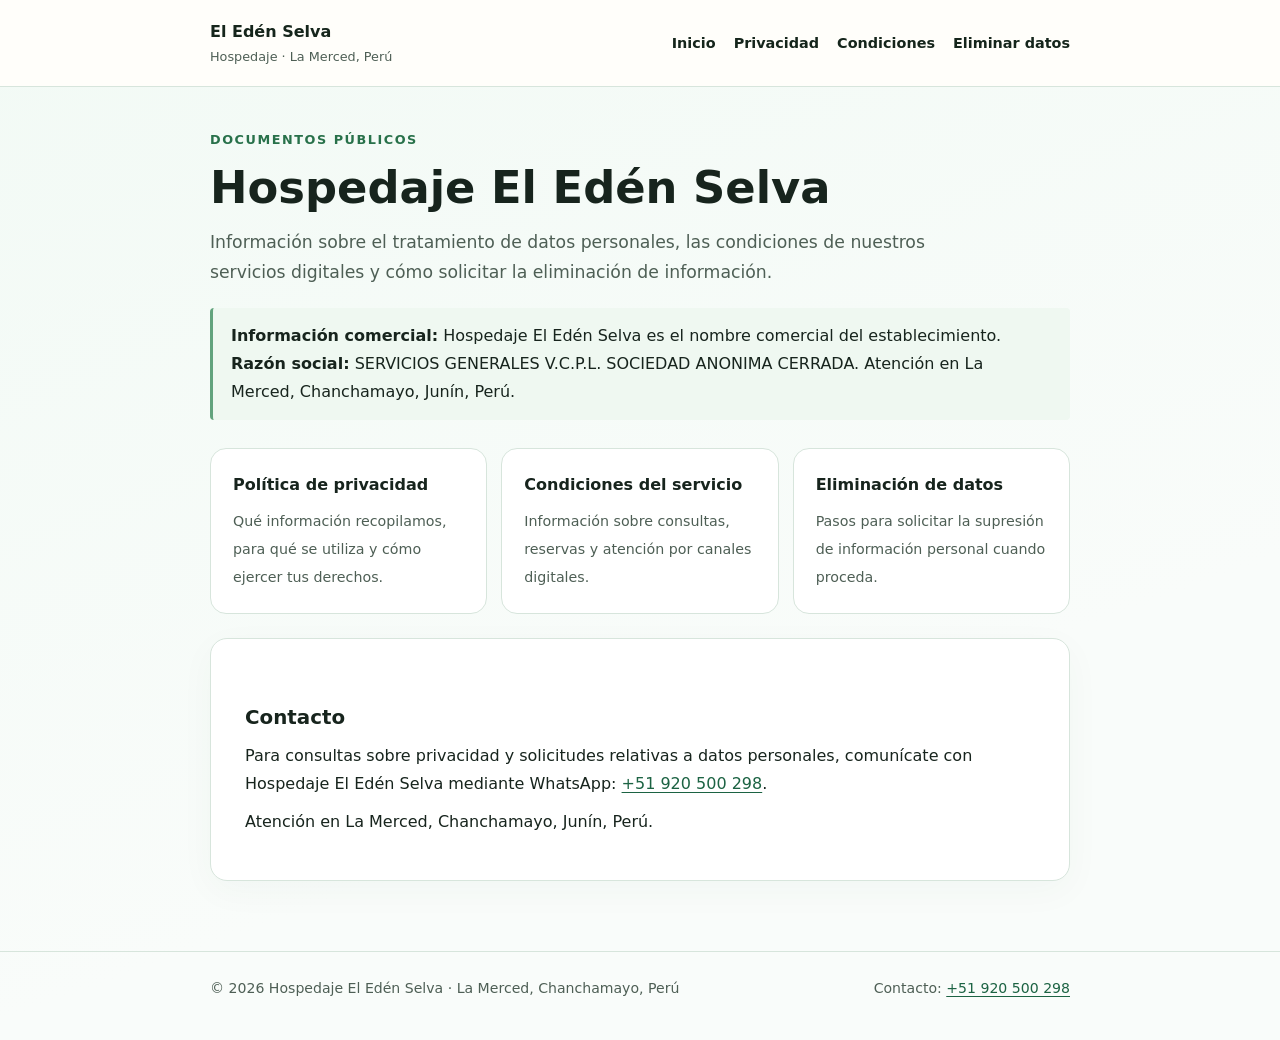
<file: index.html>
<!doctype html>
<html lang="es">
<head>
<meta charset="utf-8">
<meta name="viewport" content="width=device-width,initial-scale=1">
<meta name="robots" content="index,follow">
<meta name="description" content="Páginas legales del Hospedaje El Edén Selva.">
<title>Información legal | Hospedaje El Edén Selva</title>
<link rel="stylesheet" href="styles.css">
</head>
<body>
<header><div class="wrap brand"><a href="index.html">El Edén Selva<small>Hospedaje · La Merced, Perú</small></a>
<nav aria-label="Navegación"><a href="index.html">Inicio</a><a href="privacidad.html">Privacidad</a><a href="condiciones.html">Condiciones</a><a href="eliminacion-datos.html">Eliminar datos</a></nav>
</div></header>
<main class="wrap"><section class="eyebrow">Documentos públicos</section>
<h1>Hospedaje El Edén Selva</h1>
<p class="intro">Información sobre el tratamiento de datos personales, las condiciones de nuestros servicios digitales y cómo solicitar la eliminación de información.</p>
<div class="note"><strong>Información comercial:</strong> Hospedaje El Edén Selva es el nombre comercial del establecimiento. <strong>Razón social:</strong> SERVICIOS GENERALES V.C.P.L. SOCIEDAD ANONIMA CERRADA. Atención en La Merced, Chanchamayo, Junín, Perú.</div>
<div class="cards">
<a class="card" href="privacidad.html"><strong>Política de privacidad</strong><span>Qué información recopilamos, para qué se utiliza y cómo ejercer tus derechos.</span></a>
<a class="card" href="condiciones.html"><strong>Condiciones del servicio</strong><span>Información sobre consultas, reservas y atención por canales digitales.</span></a>
<a class="card" href="eliminacion-datos.html"><strong>Eliminación de datos</strong><span>Pasos para solicitar la supresión de información personal cuando proceda.</span></a>
</div>
<div class="panel"><h2>Contacto</h2><p>Para consultas sobre privacidad y solicitudes relativas a datos personales, comunícate con Hospedaje El Edén Selva mediante WhatsApp: <a href="https://wa.me/51920500298" rel="noopener noreferrer">+51 920 500 298</a>.</p><p>Atención en La Merced, Chanchamayo, Junín, Perú.</p></div></main>
<footer><div class="wrap"><span>© 2026 Hospedaje El Edén Selva · La Merced, Chanchamayo, Perú</span><span>Contacto: <a href="https://wa.me/51920500298">+51 920 500 298</a></span></div></footer>
</body></html>
</file>
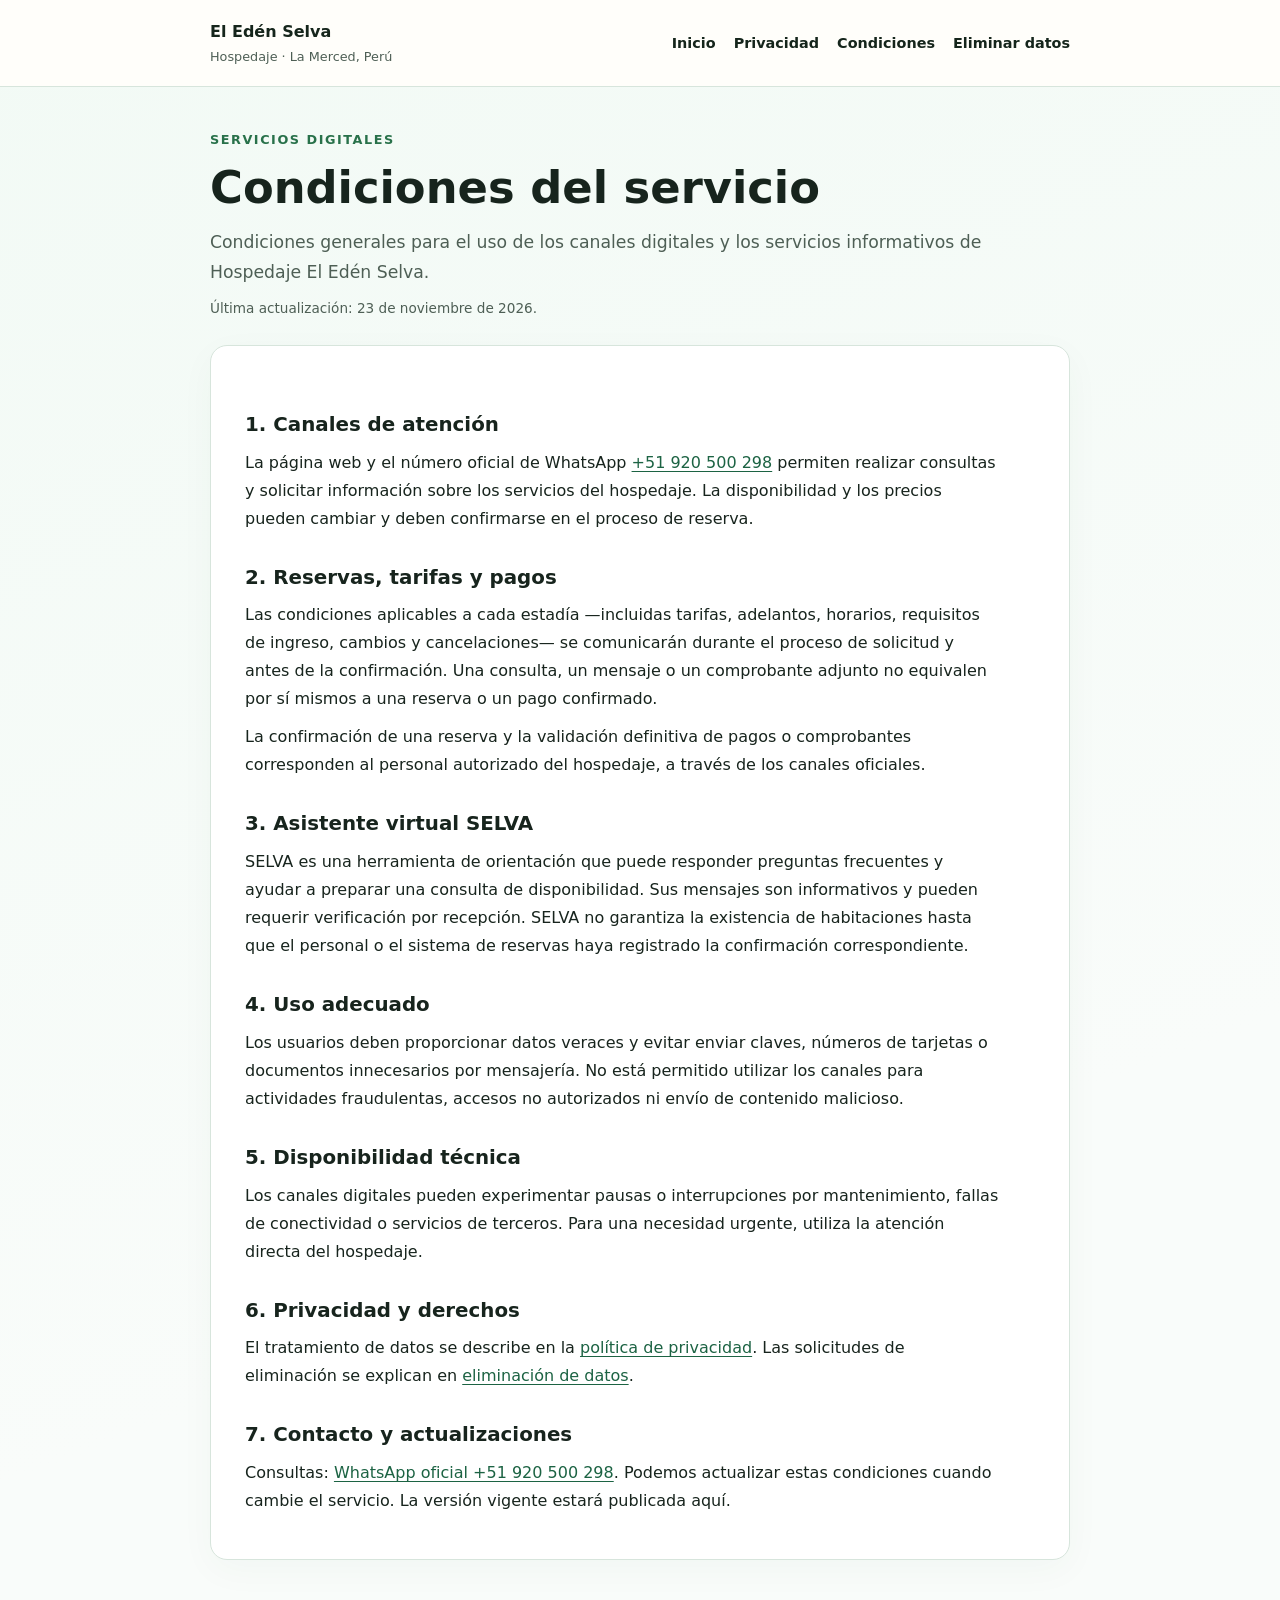
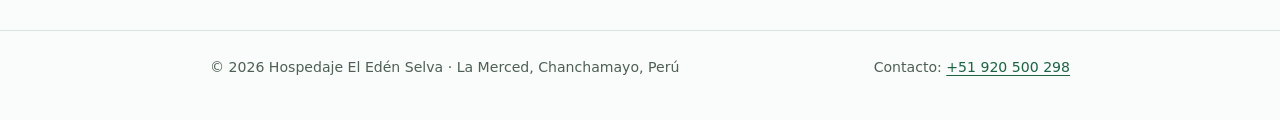
<file: condiciones.html>
<!doctype html>
<html lang="es">
<head>
<meta charset="utf-8">
<meta name="viewport" content="width=device-width,initial-scale=1">
<meta name="robots" content="index,follow">
<meta name="description" content="Condiciones del servicio digital de Hospedaje El Edén Selva.">
<title>Condiciones del servicio | Hospedaje El Edén Selva</title>
<link rel="stylesheet" href="styles.css">
</head>
<body>
<header><div class="wrap brand"><a href="index.html">El Edén Selva<small>Hospedaje · La Merced, Perú</small></a>
<nav aria-label="Navegación"><a href="index.html">Inicio</a><a href="privacidad.html">Privacidad</a><a href="condiciones.html" aria-current="page">Condiciones</a><a href="eliminacion-datos.html">Eliminar datos</a></nav>
</div></header>
<main class="wrap"><section class="eyebrow">Servicios digitales</section><h1>Condiciones del servicio</h1><p class="intro">Condiciones generales para el uso de los canales digitales y los servicios informativos de Hospedaje El Edén Selva.</p>
<p class="date">Última actualización: 23 de noviembre de 2026.</p>
<div class="panel">
<h2>1. Canales de atención</h2>
<p>La página web y el número oficial de WhatsApp <a href="https://wa.me/51920500298">+51 920 500 298</a> permiten realizar consultas y solicitar información sobre los servicios del hospedaje. La disponibilidad y los precios pueden cambiar y deben confirmarse en el proceso de reserva.</p>
<h2>2. Reservas, tarifas y pagos</h2>
<p>Las condiciones aplicables a cada estadía —incluidas tarifas, adelantos, horarios, requisitos de ingreso, cambios y cancelaciones— se comunicarán durante el proceso de solicitud y antes de la confirmación. Una consulta, un mensaje o un comprobante adjunto no equivalen por sí mismos a una reserva o un pago confirmado.</p>
<p>La confirmación de una reserva y la validación definitiva de pagos o comprobantes corresponden al personal autorizado del hospedaje, a través de los canales oficiales.</p>
<h2>3. Asistente virtual SELVA</h2>
<p>SELVA es una herramienta de orientación que puede responder preguntas frecuentes y ayudar a preparar una consulta de disponibilidad. Sus mensajes son informativos y pueden requerir verificación por recepción. SELVA no garantiza la existencia de habitaciones hasta que el personal o el sistema de reservas haya registrado la confirmación correspondiente.</p>
<h2>4. Uso adecuado</h2>
<p>Los usuarios deben proporcionar datos veraces y evitar enviar claves, números de tarjetas o documentos innecesarios por mensajería. No está permitido utilizar los canales para actividades fraudulentas, accesos no autorizados ni envío de contenido malicioso.</p>
<h2>5. Disponibilidad técnica</h2>
<p>Los canales digitales pueden experimentar pausas o interrupciones por mantenimiento, fallas de conectividad o servicios de terceros. Para una necesidad urgente, utiliza la atención directa del hospedaje.</p>
<h2>6. Privacidad y derechos</h2>
<p>El tratamiento de datos se describe en la <a href="privacidad.html">política de privacidad</a>. Las solicitudes de eliminación se explican en <a href="eliminacion-datos.html">eliminación de datos</a>.</p>
<h2>7. Contacto y actualizaciones</h2>
<p>Consultas: <a href="https://wa.me/51920500298">WhatsApp oficial +51 920 500 298</a>. Podemos actualizar estas condiciones cuando cambie el servicio. La versión vigente estará publicada aquí.</p>
</div></main>
<footer><div class="wrap"><span>© 2026 Hospedaje El Edén Selva · La Merced, Chanchamayo, Perú</span><span>Contacto: <a href="https://wa.me/51920500298">+51 920 500 298</a></span></div></footer>
</body></html>
</file>
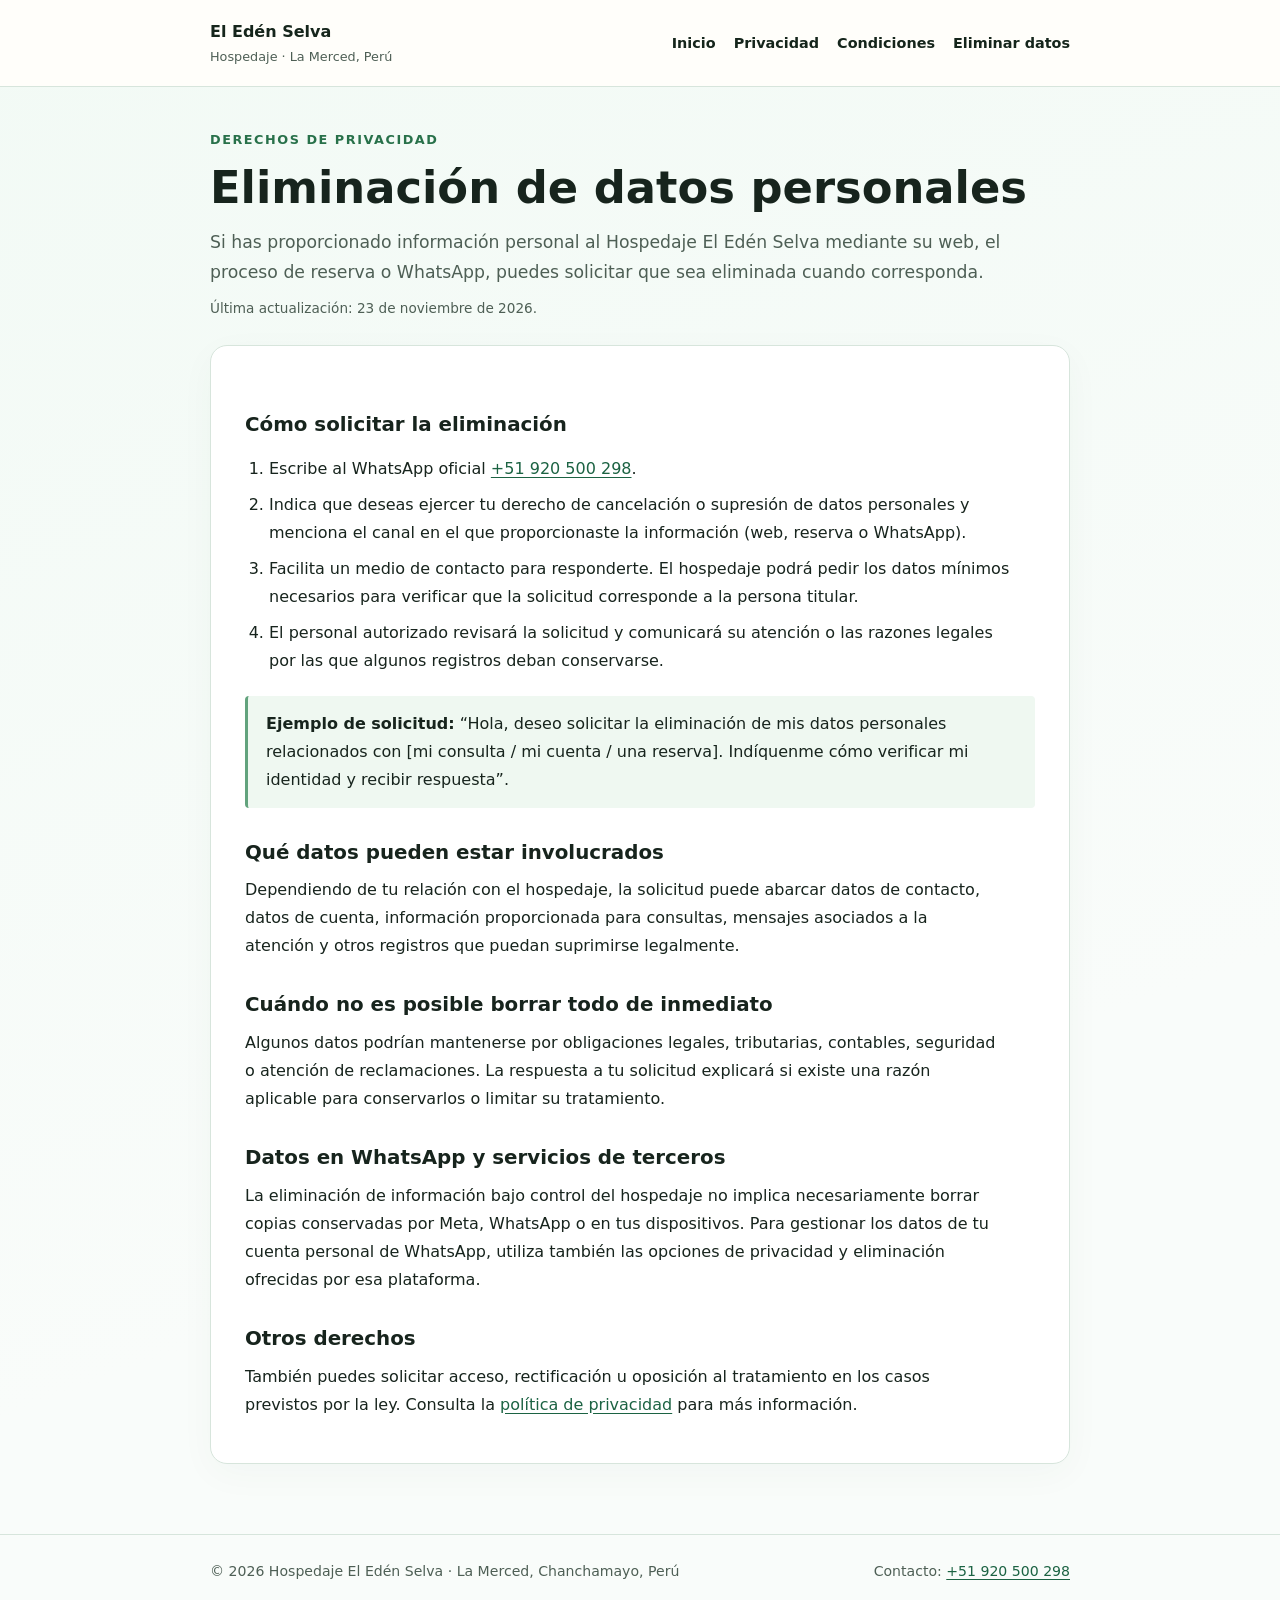
<file: eliminacion-datos.html>
<!doctype html>
<html lang="es">
<head>
<meta charset="utf-8">
<meta name="viewport" content="width=device-width,initial-scale=1">
<meta name="robots" content="index,follow">
<meta name="description" content="Cómo solicitar la eliminación de datos personales en Hospedaje El Edén Selva.">
<title>Eliminación de datos | Hospedaje El Edén Selva</title>
<link rel="stylesheet" href="styles.css">
</head>
<body>
<header><div class="wrap brand"><a href="index.html">El Edén Selva<small>Hospedaje · La Merced, Perú</small></a>
<nav aria-label="Navegación"><a href="index.html">Inicio</a><a href="privacidad.html">Privacidad</a><a href="condiciones.html">Condiciones</a><a href="eliminacion-datos.html">Eliminar datos</a></nav>
</div></header>
<main class="wrap"><section class="eyebrow">Derechos de privacidad</section><h1>Eliminación de datos personales</h1><p class="intro">Si has proporcionado información personal al Hospedaje El Edén Selva mediante su web, el proceso de reserva o WhatsApp, puedes solicitar que sea eliminada cuando corresponda.</p>
<p class="date">Última actualización: 23 de noviembre de 2026.</p>
<div class="panel">
<h2>Cómo solicitar la eliminación</h2>
<ol><li>Escribe al WhatsApp oficial <a href="https://wa.me/51920500298">+51 920 500 298</a>.</li><li>Indica que deseas ejercer tu derecho de cancelación o supresión de datos personales y menciona el canal en el que proporcionaste la información (web, reserva o WhatsApp).</li><li>Facilita un medio de contacto para responderte. El hospedaje podrá pedir los datos mínimos necesarios para verificar que la solicitud corresponde a la persona titular.</li><li>El personal autorizado revisará la solicitud y comunicará su atención o las razones legales por las que algunos registros deban conservarse.</li></ol>
<div class="note"><strong>Ejemplo de solicitud:</strong> “Hola, deseo solicitar la eliminación de mis datos personales relacionados con [mi consulta / mi cuenta / una reserva]. Indíquenme cómo verificar mi identidad y recibir respuesta”.</div>
<h2>Qué datos pueden estar involucrados</h2>
<p>Dependiendo de tu relación con el hospedaje, la solicitud puede abarcar datos de contacto, datos de cuenta, información proporcionada para consultas, mensajes asociados a la atención y otros registros que puedan suprimirse legalmente.</p>
<h2>Cuándo no es posible borrar todo de inmediato</h2>
<p>Algunos datos podrían mantenerse por obligaciones legales, tributarias, contables, seguridad o atención de reclamaciones. La respuesta a tu solicitud explicará si existe una razón aplicable para conservarlos o limitar su tratamiento.</p>
<h2>Datos en WhatsApp y servicios de terceros</h2>
<p>La eliminación de información bajo control del hospedaje no implica necesariamente borrar copias conservadas por Meta, WhatsApp o en tus dispositivos. Para gestionar los datos de tu cuenta personal de WhatsApp, utiliza también las opciones de privacidad y eliminación ofrecidas por esa plataforma.</p>
<h2>Otros derechos</h2>
<p>También puedes solicitar acceso, rectificación u oposición al tratamiento en los casos previstos por la ley. Consulta la <a href="privacidad.html">política de privacidad</a> para más información.</p>
</div></main>
<footer><div class="wrap"><span>© 2026 Hospedaje El Edén Selva · La Merced, Chanchamayo, Perú</span><span>Contacto: <a href="https://wa.me/51920500298">+51 920 500 298</a></span></div></footer>
</body></html>
</file>
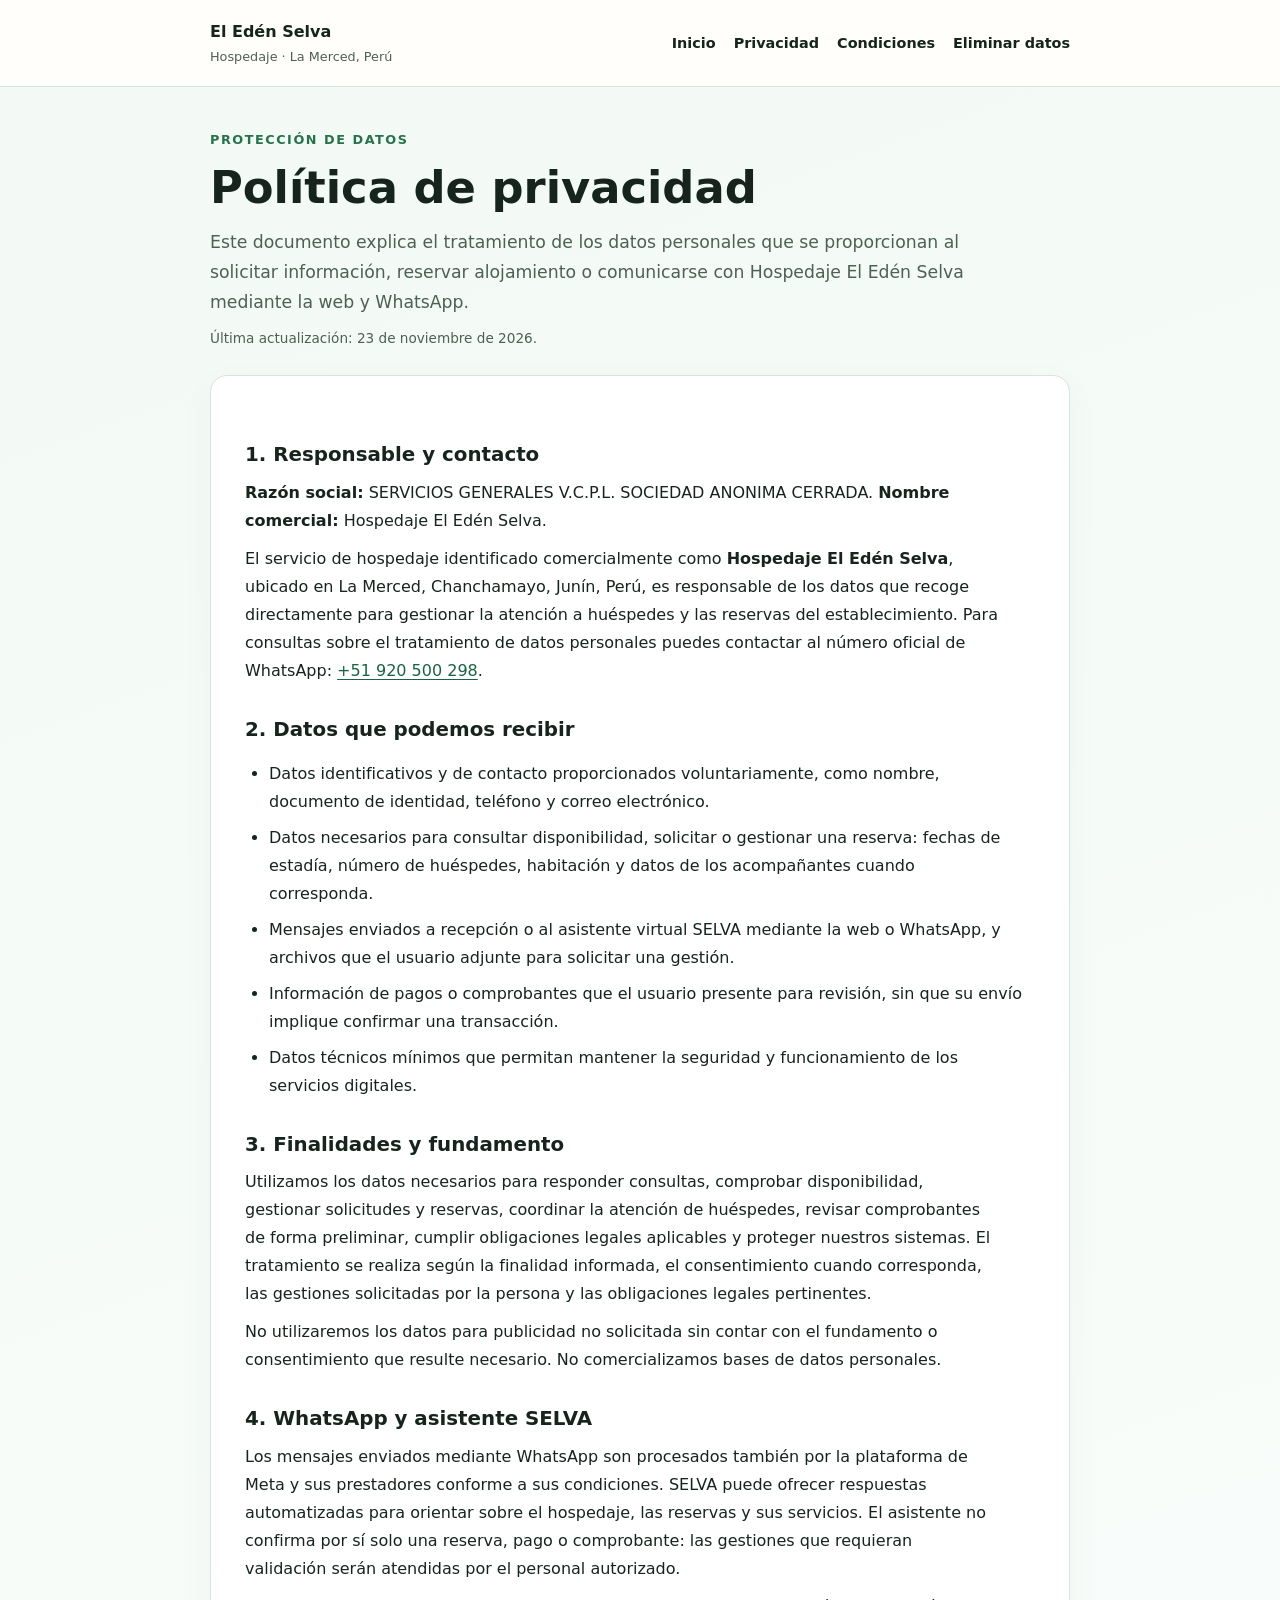
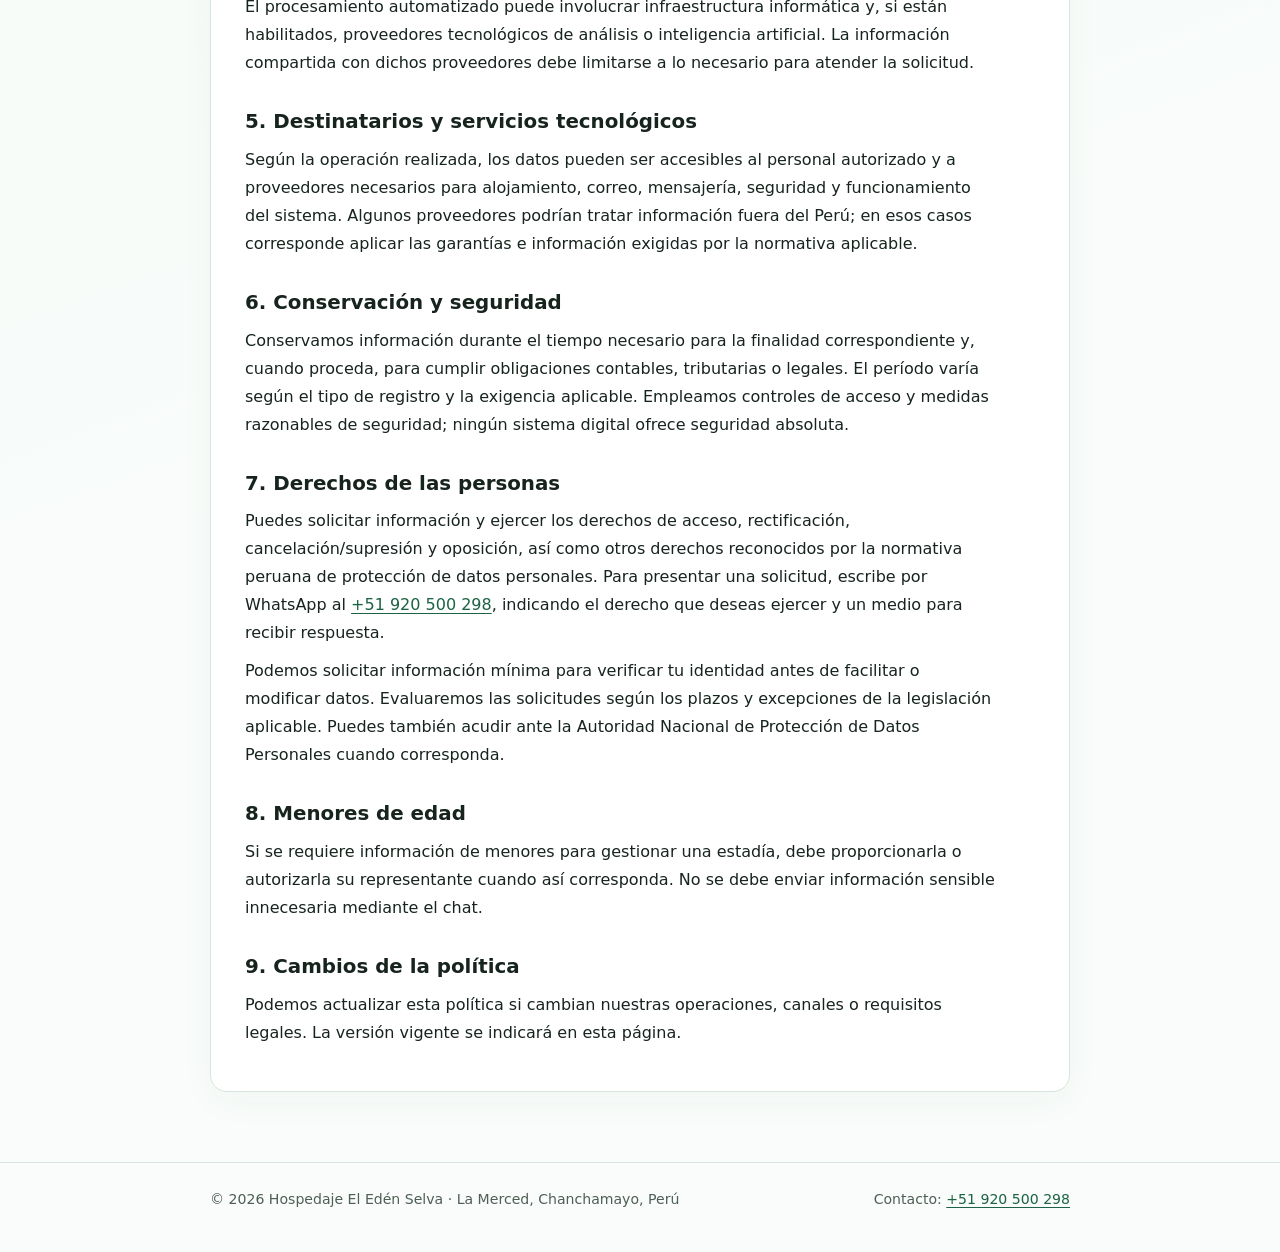
<file: privacidad.html>
<!doctype html>
<html lang="es">
<head>
<meta charset="utf-8">
<meta name="viewport" content="width=device-width,initial-scale=1">
<meta name="robots" content="index,follow">
<meta name="description" content="Cómo protege los datos personales Hospedaje El Edén Selva.">
<title>Política de privacidad | Hospedaje El Edén Selva</title>
<link rel="stylesheet" href="styles.css">
</head>
<body>
<header><div class="wrap brand"><a href="index.html">El Edén Selva<small>Hospedaje · La Merced, Perú</small></a>
<nav aria-label="Navegación"><a href="index.html">Inicio</a><a href="privacidad.html" aria-current="page">Privacidad</a><a href="condiciones.html">Condiciones</a><a href="eliminacion-datos.html">Eliminar datos</a></nav>
</div></header>
<main class="wrap"><section class="eyebrow">Protección de datos</section><h1>Política de privacidad</h1><p class="intro">Este documento explica el tratamiento de los datos personales que se proporcionan al solicitar información, reservar alojamiento o comunicarse con Hospedaje El Edén Selva mediante la web y WhatsApp.</p>
<p class="date">Última actualización: 23 de noviembre de 2026.</p>
<div class="panel">
<h2>1. Responsable y contacto</h2>
<p><strong>Razón social:</strong> SERVICIOS GENERALES V.C.P.L. SOCIEDAD ANONIMA CERRADA. <strong>Nombre comercial:</strong> Hospedaje El Edén Selva.</p>
<p>El servicio de hospedaje identificado comercialmente como <strong>Hospedaje El Edén Selva</strong>, ubicado en La Merced, Chanchamayo, Junín, Perú, es responsable de los datos que recoge directamente para gestionar la atención a huéspedes y las reservas del establecimiento. Para consultas sobre el tratamiento de datos personales puedes contactar al número oficial de WhatsApp: <a href="https://wa.me/51920500298">+51 920 500 298</a>.</p>
<h2>2. Datos que podemos recibir</h2>
<ul><li>Datos identificativos y de contacto proporcionados voluntariamente, como nombre, documento de identidad, teléfono y correo electrónico.</li><li>Datos necesarios para consultar disponibilidad, solicitar o gestionar una reserva: fechas de estadía, número de huéspedes, habitación y datos de los acompañantes cuando corresponda.</li><li>Mensajes enviados a recepción o al asistente virtual SELVA mediante la web o WhatsApp, y archivos que el usuario adjunte para solicitar una gestión.</li><li>Información de pagos o comprobantes que el usuario presente para revisión, sin que su envío implique confirmar una transacción.</li><li>Datos técnicos mínimos que permitan mantener la seguridad y funcionamiento de los servicios digitales.</li></ul>
<h2>3. Finalidades y fundamento</h2>
<p>Utilizamos los datos necesarios para responder consultas, comprobar disponibilidad, gestionar solicitudes y reservas, coordinar la atención de huéspedes, revisar comprobantes de forma preliminar, cumplir obligaciones legales aplicables y proteger nuestros sistemas. El tratamiento se realiza según la finalidad informada, el consentimiento cuando corresponda, las gestiones solicitadas por la persona y las obligaciones legales pertinentes.</p>
<p>No utilizaremos los datos para publicidad no solicitada sin contar con el fundamento o consentimiento que resulte necesario. No comercializamos bases de datos personales.</p>
<h2>4. WhatsApp y asistente SELVA</h2>
<p>Los mensajes enviados mediante WhatsApp son procesados también por la plataforma de Meta y sus prestadores conforme a sus condiciones. SELVA puede ofrecer respuestas automatizadas para orientar sobre el hospedaje, las reservas y sus servicios. El asistente no confirma por sí solo una reserva, pago o comprobante: las gestiones que requieran validación serán atendidas por el personal autorizado.</p>
<p>El procesamiento automatizado puede involucrar infraestructura informática y, si están habilitados, proveedores tecnológicos de análisis o inteligencia artificial. La información compartida con dichos proveedores debe limitarse a lo necesario para atender la solicitud.</p>
<h2>5. Destinatarios y servicios tecnológicos</h2>
<p>Según la operación realizada, los datos pueden ser accesibles al personal autorizado y a proveedores necesarios para alojamiento, correo, mensajería, seguridad y funcionamiento del sistema. Algunos proveedores podrían tratar información fuera del Perú; en esos casos corresponde aplicar las garantías e información exigidas por la normativa aplicable.</p>
<h2>6. Conservación y seguridad</h2>
<p>Conservamos información durante el tiempo necesario para la finalidad correspondiente y, cuando proceda, para cumplir obligaciones contables, tributarias o legales. El período varía según el tipo de registro y la exigencia aplicable. Empleamos controles de acceso y medidas razonables de seguridad; ningún sistema digital ofrece seguridad absoluta.</p>
<h2>7. Derechos de las personas</h2>
<p>Puedes solicitar información y ejercer los derechos de acceso, rectificación, cancelación/supresión y oposición, así como otros derechos reconocidos por la normativa peruana de protección de datos personales. Para presentar una solicitud, escribe por WhatsApp al <a href="https://wa.me/51920500298">+51 920 500 298</a>, indicando el derecho que deseas ejercer y un medio para recibir respuesta.</p>
<p>Podemos solicitar información mínima para verificar tu identidad antes de facilitar o modificar datos. Evaluaremos las solicitudes según los plazos y excepciones de la legislación aplicable. Puedes también acudir ante la Autoridad Nacional de Protección de Datos Personales cuando corresponda.</p>
<h2>8. Menores de edad</h2>
<p>Si se requiere información de menores para gestionar una estadía, debe proporcionarla o autorizarla su representante cuando así corresponda. No se debe enviar información sensible innecesaria mediante el chat.</p>
<h2>9. Cambios de la política</h2>
<p>Podemos actualizar esta política si cambian nuestras operaciones, canales o requisitos legales. La versión vigente se indicará en esta página.</p>
</div></main>
<footer><div class="wrap"><span>© 2026 Hospedaje El Edén Selva · La Merced, Chanchamayo, Perú</span><span>Contacto: <a href="https://wa.me/51920500298">+51 920 500 298</a></span></div></footer>
</body></html>
</file>
<file: styles.css>
:root{color-scheme:light;font-family:system-ui,-apple-system,BlinkMacSystemFont,"Segoe UI",Arial,sans-serif;--ink:#17241d;--muted:#4e5f55;--green:#28714a;--line:#d7e5dc;--bg:#f3faf5;--paper:#fff}*{box-sizing:border-box}html{scroll-behavior:smooth}body{margin:0;background:linear-gradient(160deg,#f2faf5,#f9fcfa 68%);color:var(--ink);line-height:1.75}a{color:#1c6343;text-underline-offset:3px}a:hover{color:#12472e}.wrap{width:min(100% - 36px,860px);margin-inline:auto}header{background:#fffefa;border-bottom:1px solid var(--line)}.brand{display:flex;align-items:center;justify-content:space-between;flex-wrap:wrap;gap:12px;padding:18px 0}.brand a{text-decoration:none;font-weight:750;color:#15251b}.brand small{display:block;font-weight:400;color:var(--muted);font-size:.8rem}nav{display:flex;flex-wrap:wrap;gap:6px 18px;font-size:.9rem}main{padding:42px 0 70px}.eyebrow{font-size:.8rem;text-transform:uppercase;letter-spacing:.12em;color:var(--green);font-weight:700}h1{font-size:clamp(1.9rem,4.8vw,2.8rem);line-height:1.2;margin:9px 0 12px}h2{font-size:1.24rem;line-height:1.4;margin:31px 0 10px}h3{font-size:1rem}p,li{max-width:74ch}p{margin:10px 0}ul,ol{padding-left:24px}li{margin:8px 0}.intro{font-size:1.08rem;color:var(--muted);max-width:72ch}.panel{border:1px solid var(--line);background:var(--paper);border-radius:17px;padding:clamp(18px,3.3vw,34px);margin-top:24px;box-shadow:0 10px 36px rgba(32,80,48,.035)}.cards{display:grid;grid-template-columns:repeat(auto-fit,minmax(190px,1fr));gap:14px;margin-top:28px}.card{background:#fff;border:1px solid var(--line);border-radius:16px;padding:22px;text-decoration:none;color:var(--ink);transition:border-color .2s}.card:hover{border-color:#81b695}.card strong{display:block;margin-bottom:8px}.card span{font-size:.89rem;color:var(--muted)}.note{background:#eff8f1;border-left:3px solid #62a37d;padding:14px 18px;margin:21px 0;border-radius:4px}.date{font-size:.85rem;color:var(--muted)}footer{padding:24px 0 40px;border-top:1px solid var(--line);font-size:.88rem;color:var(--muted)}footer .wrap{display:flex;flex-wrap:wrap;justify-content:space-between;gap:8px 20px}@media(max-width:620px){.brand{align-items:flex-start}nav{gap:6px 12px}main{padding-top:26px}.panel{margin-top:20px}}
</file>
